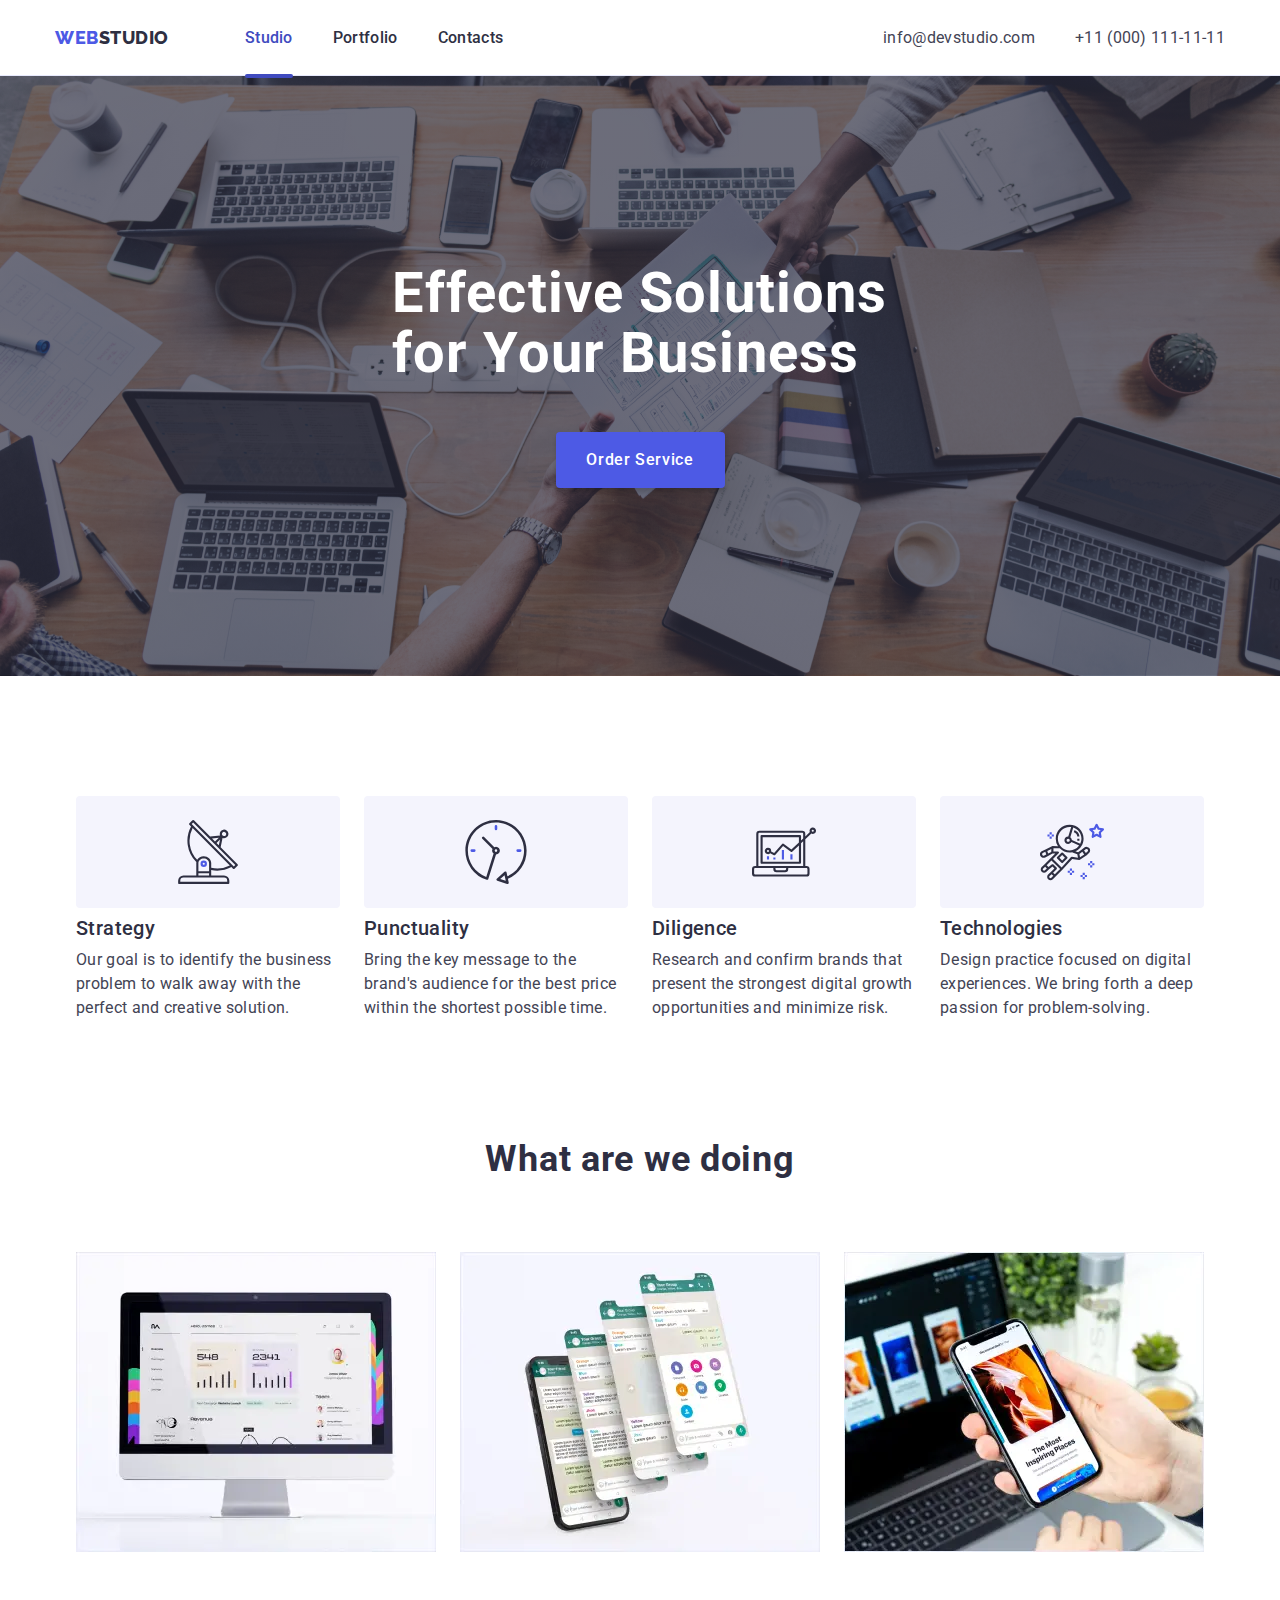
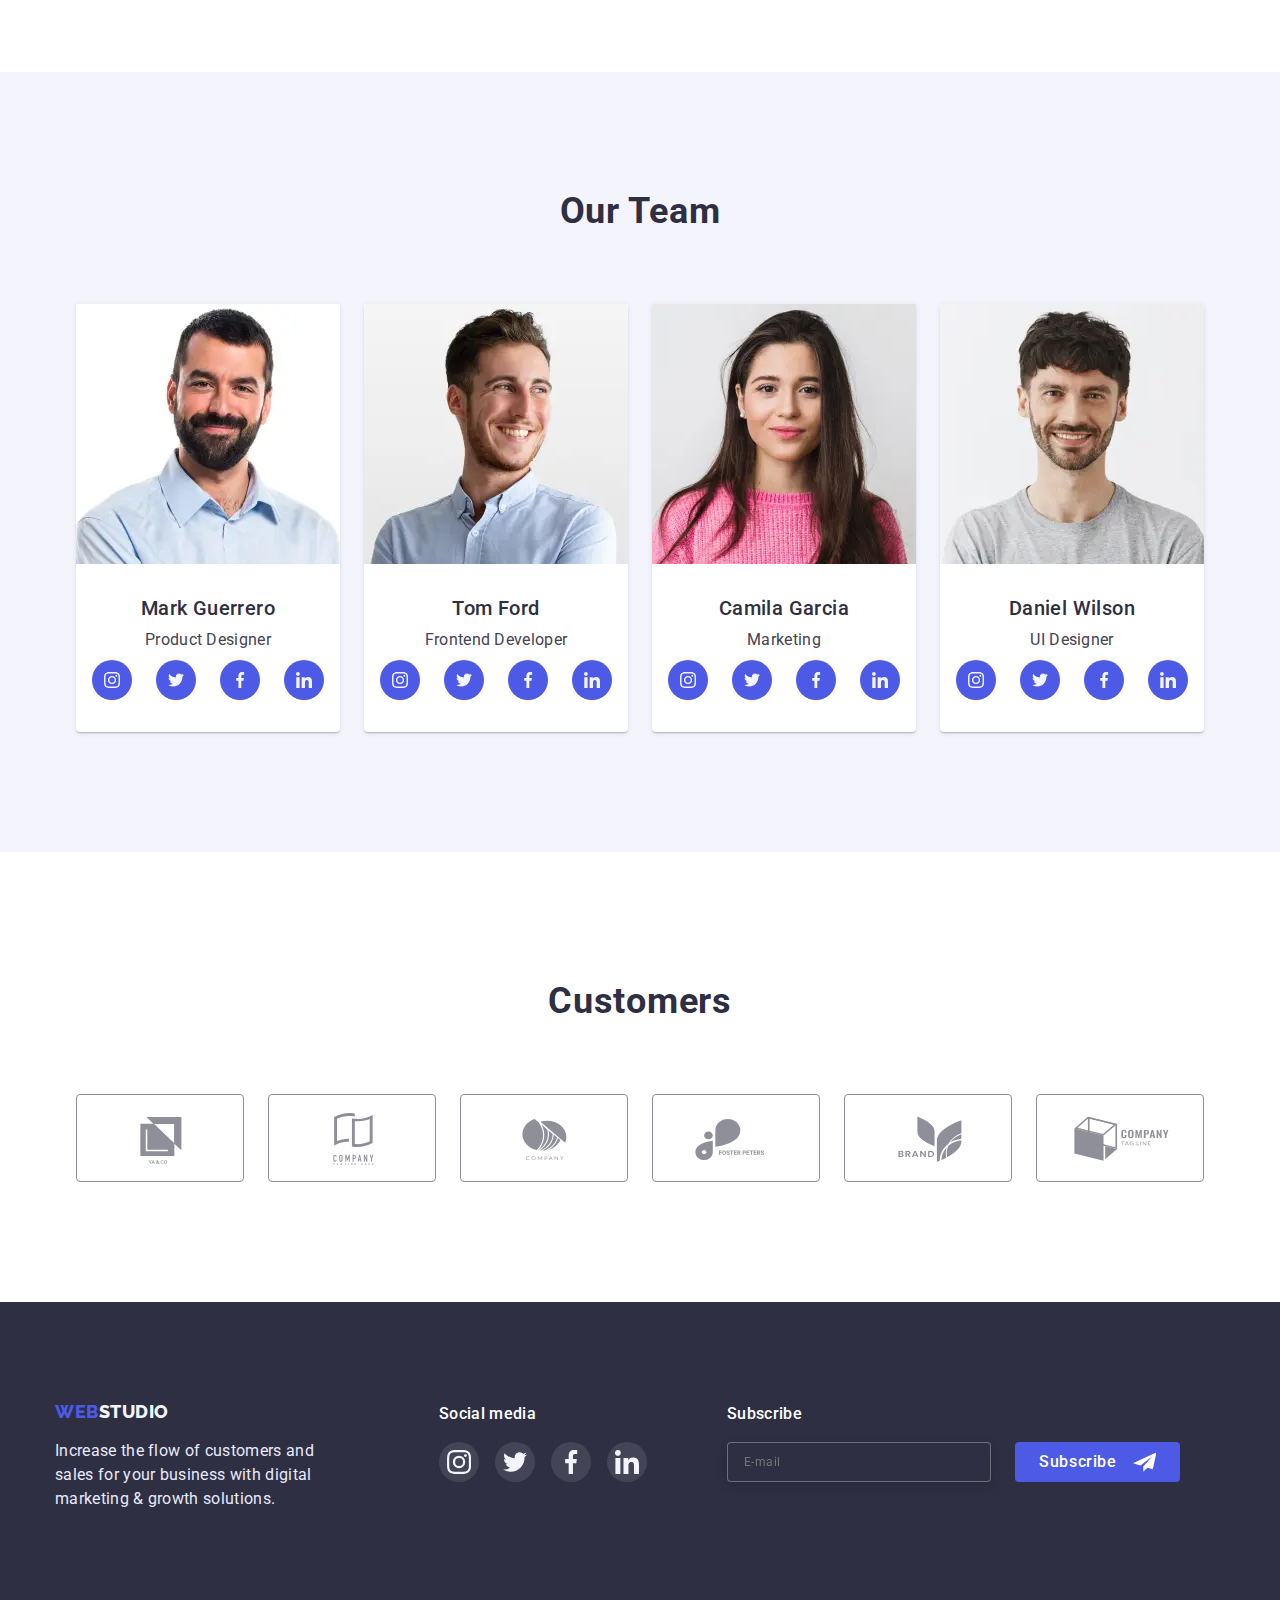
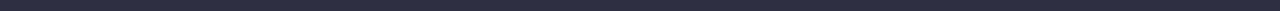
<file: index.html>
<!DOCTYPE html>
<html lang="en">
<head>
    <meta charset="UTF-8">
    <meta http-equiv="X-UA-Compatible" content="IE=edge">
    <meta name="viewport" content="width=device-width, initial-scale=1.0">
    <link rel="preconnect" href="https://fonts.googleapis.com">
    <link rel="preconnect" href="https://fonts.gstatic.com" crossorigin>
    <link href="https://fonts.googleapis.com/css2?family=Raleway:wght@800&family=Roboto:wght@400;500;700;900&display=swap" rel="stylesheet">
    <link rel="stylesheet" href="https://cdn.jsdelivr.net/npm/modern-normalize@1.1.0/modern-normalize.min.css">
    <link rel="stylesheet" href="./css/styles.css">
    <title>Web Studio</title>
</head>
<body class="body-style">
    <header class="page-header ">
        <div class="container page-header-container">
            <nav class="page-nav">
                <a class="logo-link" href="./index.html"><span class="accent">WEB</span>STUDIO</a>
                <ul class="menu list">
                    <li class="menu-header"><a class="menu-list active" href="./index.html">Studio</a></li>
                    <li class="menu-header"><a class="menu-list" href="./portfolio.html">Portfolio</a></li>
                    <li class="menu-header"><a class="menu-list" href="">Contacts</a></li>
                </ul>
            </nav>
            <address class="header-address">
                <ul class="list header-list tablet-header-list">
                    <li class="header-item"><a href="mailto:info@devstudio.com" class="link-mail-post">info@devstudio.com</a></li>
                    <li class="header-item"><a href="tel:+110001111111" class="phone-number">+11 (000) 111-11-11</a></li>
                </ul>
            </address>
            <button class="mobile-menu-open js-open-menu" type="button">
                <svg width="32" height="22">
                    <use href="./images/icons.svg#icon-charm_menu-hamburger"></use>
                </svg>
            </button>

        </div>
        <div class="mobile-menu js-menu-container">
            <div class="container">
                <div>
                    <button class="mobile-menu-close-btn js-close-menu">
                        <svg class="mobile-menu-close-icon" width="8" height="8">
                            <use href="./images/icons.svg#icon-close-black-18dp-2-1-2"></use>
                        </svg></button>
                    <nav class="mob-menu-navigation">
                        <ul class="mobile-menu-list list">
                            <li><a class="mobile-menu-link" href="./index.html">Studio</a></li>
                            <li><a class="mobile-menu-link" href="./portfolio.html">Portfolio</a></li>
                            <li><a class="mobile-menu-link" href="#">Contacts</a></li>
                        </ul>
                    </nav>
                </div>
                <div>
                    <address>
                        <ul class="address-list list">
                            <li><a class="phone-number-mobile" href="tel:+110001111111">+11 (000) 111-11-11</a></li>
                            <li><a class="link-mail-post-mobile" href="mailto:info@devstudio.com">info@devstudio.com</a></li>
                        </ul>
                    </address>
                    <ul class="soc-mobile list">
                        <li>
                            <a href="#" class="social-link">
                                <svg width="24" height="24">
                                    <use href="./images/icons.svg#icon-instagram-2"></use>
                                </svg>
                            </a>
                        </li>
                        <li>
                            <a href="#" class="social-link">
                                <svg width="24" height="24">
                                    <use href="./images/icons.svg#icon-twitter-1"></use>
                                </svg>
                            </a>
                        </li>
                        <li>
                            <a href="#" class="social-link">
                                <svg width="24" height="24">
                                    <use href="./images/icons.svg#icon-facebook-1"></use>
                                </svg>
                            </a>
                        </li>
                        <li>
                            <a href="#" class="social-link">
                                <svg width="24" height="24">
                                    <use href="./images/icons.svg#icon-linkedin-1"></use>
                                </svg>
                            </a>
                        </li>
                    </ul>
                </div>
            </div>
        </div>
    </header>
    <main>
        <section class="headline-box section">
            <div class="container headline-container">
                <h1 class="headline headline-tablet headline-desktop">Effective Solutions for Your Business</h1>
                <button class="headline-button" type="button" data-modal-open>Order Service</button>
            </div>
        </section>

        <section class="features-mobile features-tablet features">
            <div class="container">
                <h2 class="visually-hidden">Features</h2>
                <ul class="features-list  list">
                    <li class="features-icon">
                        <svg width="64" height="64">
                            <use href="./images/icons.svg#icon-antenna-1"></use>
                        </svg>
                    </li>
                    <li class="features-icon">
                        <svg width="64" height="64">
                            <use href="./images/icons.svg#icon-clock-1"></use>
                        </svg>
                    </li>
                    <li class="features-icon">
                        <svg width="64" height="64">
                            <use href="./images/icons.svg#icon-diagram-1"></use>
                        </svg>
                    </li>
                    <li class="features-icon">
                        <svg width="64" height="64">
                            <use href="./images/icons.svg#icon-astronaut-1"></use>
                        </svg>
                    </li>
                </ul>
                <ul class="features-list features-list-mobile features-list-tablet list">
                    <div class="features-div-tablet">
                        <li class="features-item features-item-tablet">
                            <h3 class="features-header features-header-mobile features-header-tablet">Strategy</h3>
                            <p class="features-text features-text-mobile features-text-tablet">Our goal is to identify the business problem to walk away with the perfect and creative solution. </p>
                        </li>
                        <li class="features-item features-item-tablet">
                            <h3 class="features-header features-header-mobile features-header-tablet">Punctuality</h3>
                            <p class="features-text features-text-mobile features-text-tablet">Bring the key message to the brand's audience for the best price within the shortest possible time.</p>
                        </li>
                    </div>
                    <div class="features-div-tablet">
                        <li class="features-item features-item-tablet">
                            <h3 class="features-header features-header-mobile features-header-tablet">Diligence</h3>
                            <p class="features-text features-text-mobile features-text-tablet">Research and confirm brands that present the strongest digital growth opportunities and minimize risk.</p>
                        </li>
                        <li class="features-item features-item-tablet">
                            <h3 class="features-header features-header-mobile features-header-tablet">Technologies</h3>
                            <p class="features-text features-text-mobile features-text-tablet">Design practice focused on digital experiences. We bring forth a deep passion for problem-solving.</p>
                        </li>
                    </div>
                </ul>
            </div>
        </section>
        <section class="our-work">
            <div class=" container">
                <h2 class="our-work-header">What are we doing</h2>
                <ul class="work-img list">
                    <li>
                        <picture>
                            <source srcset="./images/img1-1x.webp 1x, ./images/img1-2x.webp 2x" media="(min-width: 1200px)" type="image/webp" />
                            <source srcset="./images/img1-1x.jpg 1x, ./images/img1-2x.jpg 2x" media="(min-width: 1200px)" />
                            <img src="./images/img1.jpg" alt="computer" width="360" />
                        </picture>
                    </li>
                    <li>
                        <picture>
                            <source srcset="./images/img2-1x.webp 1x, ./images/img2-2x.webp 2x" media="(min-width: 1200px)" type="image/webp" />
                            <source srcset="./images/img2-1x.jpg 1x, ./images/img2-2x.jpg 2x" media="(min-width: 1200px)" />
                            <img src="./images/img2.jpg" alt="telephone" width="360" />
                        </picture>
                    </li>
                    <li>
                        <picture>
                            <source srcset="./images/img3-1x.webp 1x, ./images/img3-2x.webp 2x" media="(min-width: 1200px)" type="image/webp" />
                            <source srcset="./images/img3-1x.jpg 1x, ./images/img3-2x.jpg 2x" media="(min-width: 1200px)" />
                            <img src="./images/img3.jpg" alt="notebook" width="360" />
                        </picture>
                    </li>
                </ul>
            </div>
        </section>

        <section class="team-list">
            <div class="container">
                <h2 class="team-header">Our Team</h2>
                <div class="cont-team">
                    <ul class="team list">
                        <li class="borders-text">
                            <picture>
                                <source srcset="./images/d-team1-1x.webp 1x, ./images/d-team1-2x.webp 2x" media="(min-width: 1200px)" type="image/webp" />
                                <source srcset="./images/d-team1-1x.jpg 1x, ./images/d-team1-2x.jpg 2x" media="(min-width: 1200px)" />
                                <img src="./images/img4.jpg" alt="Mark" width="264" />
                            </picture>
                            <div class="card-text">
                                <h3 class="team-name">Mark Guerrero</h3>
                                <p class="speciality">Product Designer</p>
                                <ul class="card list">
                                    <li>
                                        <a href="#" class="card-link">
                                            <svg width="16" height="16">
                                                <use href="./images/icons.svg#icon-instagram-2"></use>
                                            </svg>
                                        </a>
                                    </li>
                                    <li>
                                        <a href="#" class="card-link">
                                            <svg width="16" height="16">
                                                <use href="./images/icons.svg#icon-twitter-1"></use>
                                            </svg>
                                        </a>
                                    </li>
                                    <li>
                                        <a href="#" class="card-link">
                                            <svg width="16" height="16">
                                                <use href="./images/icons.svg#icon-facebook-1"></use>
                                            </svg>
                                        </a>
                                    </li>
                                    <li>
                                        <a href="#" class="card-link">
                                            <svg width="16" height="16">
                                                <use href="./images/icons.svg#icon-linkedin-1"></use>
                                            </svg>
                                        </a>
                                    </li>
                                </ul>
                            </div>
                        </li>
                        <li class="borders-text">
                            <picture>
                                <source srcset="./images/d-team2-1x.webp 1x, ./images/d-team2-2x.webp 2x" media="(min-width: 1200px)" type="image/webp" />
                                <source srcset="./images/d-team2-1x.jpg 1x, ./images/d-team2-2x.jpg 2x" media="(min-width: 1200px)" />
                                <img src="./images/img5.jpg" alt="Tom" width="264" />
                            </picture>
                            <div class="card-text">
                                <h3 class="team-name">Tom Ford</h3>
                                <p class="speciality">Frontend Developer</p>
                                <ul class="card list">
                                    <li>
                                        <a href="#" class="card-link">
                                            <svg width="16" height="16">
                                                <use href="./images/icons.svg#icon-instagram-2"></use>
                                            </svg>
                                        </a>
                                    </li>
                                    <li>
                                        <a href="#" class="card-link">
                                            <svg width="16" height="16">
                                                <use href="./images/icons.svg#icon-twitter-1"></use>
                                            </svg>
                                        </a>
                                    </li>
                                    <li>
                                        <a href="#" class="card-link">
                                            <svg width="16" height="16">
                                                <use href="./images/icons.svg#icon-facebook-1"></use>
                                            </svg>
                                        </a>
                                    </li>
                                    <li>
                                        <a href="#" class="card-link">
                                            <svg width="16" height="16">
                                                <use href="./images/icons.svg#icon-linkedin-1"></use>
                                            </svg>
                                        </a>
                                    </li>
                                </ul>
                            </div>
                        </li>
                    </ul>
                    <ul class="team list">
                        <li class="borders-text">
                            <picture>
                                <source srcset="./images/d-team3-1x.webp 1x, ./images/d-team3-2x.webp 2x" media="(min-width: 1200px)" type="image/webp" />
                                <source srcset="./images/d-team3-1x.jpg 1x, ./images/d-team3-2x.jpg 2x" media="(min-width: 1200px)" />
                                <img src="./images/img6.jpg" alt="Camila" width="264" />
                            </picture>
                            <div class="card-text">
                                <h3 class="team-name">Camila Garcia</h3>
                                <p class="speciality">Marketing</p>
                                <ul class="card list">
                                    <li>
                                        <a href="#" class="card-link">
                                            <svg width="16" height="16">
                                                <use href="./images/icons.svg#icon-instagram-2"></use>
                                            </svg>
                                        </a>
                                    </li>
                                    <li>
                                        <a href="#" class="card-link">
                                            <svg width="16" height="16">
                                                <use href="./images/icons.svg#icon-twitter-1"></use>
                                            </svg>
                                        </a>
                                    </li>
                                    <li>
                                        <a href="#" class="card-link">
                                            <svg width="16" height="16">
                                                <use href="./images/icons.svg#icon-facebook-1"></use>
                                            </svg>
                                        </a>
                                    </li>
                                    <li>
                                        <a href="#" class="card-link">
                                            <svg width="16" height="16">
                                                <use href="./images/icons.svg#icon-linkedin-1"></use>
                                            </svg>
                                        </a>
                                    </li>
                                </ul>
                            </div>
                        </li>
                        <li class="borders-text">
                            <picture>
                                <source srcset="./images/d-team4-1x.webp 1x, ./images/d-team4-2x.webp 2x" media="(min-width: 1200px)" type="image/webp" />
                                <source srcset="./images/d-team4-1x.jpg 1x, ./images/d-team4-2x.jpg 2x" media="(min-width: 1200px)" />
                                <img src="./images/img7.jpg" alt="Daniel" width="264" />
                            </picture>
                            <div class="card-text">
                                <h3 class="team-name">Daniel Wilson</h3>
                                <p class="speciality">UI Designer</p>
                                <ul class="card list">
                                    <li>
                                        <a href="#" class="card-link">
                                            <svg width="16" height="16">
                                                <use href="./images/icons.svg#icon-instagram-2"></use>
                                            </svg>
                                        </a>
                                    </li>
                                    <li>
                                        <a href="#" class="card-link">
                                            <svg width="16" height="16">
                                                <use href="./images/icons.svg#icon-twitter-1"></use>
                                            </svg>
                                        </a>
                                    </li>
                                    <li>
                                        <a href="#" class="card-link">
                                            <svg width="16" height="16">
                                                <use href="./images/icons.svg#icon-facebook-1"></use>
                                            </svg></a></li>
                                    <li>
                                        <a href="#" class="card-link">
                                            <svg width="16" height="16">
                                                <use href="./images/icons.svg#icon-linkedin-1"></use>
                                            </svg>
                                        </a>
                                    </li>
                                </ul>
                            </div>
                        </li>
                    </ul>
                </div>
            </div>
        </section>
        <section class="customers">
            <div class="container">
                <h2 class="customers-header">Customers</h2>
                <ul class="customers-list list">
                    <li>
                        <a href="#" class="customers-link">
                            <svg class="svg" width="104" height="56">
                                <use href="./images/icons.svg#icon-Logo"></use>
                            </svg>
                        </a>
                    </li>
                    <li>
                        <a href="#" class="customers-link">
                            <svg class="svg" width="104" height="56">
                                <use href="./images/icons.svg#icon-Logo-2"></use>
                            </svg>
                        </a>
                    </li>
                    <li>
                        <a href="#" class="customers-link">
                            <svg class="svg" width="104" height="56">
                                <use href="./images/icons.svg#icon-Logo-3"></use>
                            </svg>
                        </a>
                    </li>
                    <li>
                        <a href="#" class="customers-link">
                            <svg class="svg" width="104" height="56">
                                <use href="./images/icons.svg#icon-Logo-4"></use>
                            </svg>
                        </a>
                    </li>
                    <li>
                        <a href="#" class="customers-link">
                            <svg class="svg" width="104" height="56">
                                <use href="./images/icons.svg#icon-Logo-5"></use>
                            </svg>
                        </a>
                    </li>
                    <li>
                        <a href="#" class="customers-link">
                            <svg class="svg" width="104" height="56">
                                <use href="./images/icons.svg#icon-Logo-6"></use>
                            </svg>
                        </a>
                    </li>
                </ul>
            </div>
        </section>
    </main>
    <footer class="style-footer">
        <div class="container footer-container">
            <div class="tablet-cont">
                <div class="footer-logo">
                    <a class="logotype" href="./index.html"><span class="accent">WEB</span>STUDIO</a>
                    <p class="footer-text">Increase the flow of customers and sales for your business with digital marketing & growth solutions.</p>
                </div>
                <div class="social-media">
                    <p class="soc-header">Social media</p>
                    <ul class="social-list list">
                        <li>
                            <a href="#" class="social-list-item-link">
                                <svg width="24" height="24">
                                    <use href="./images/icons.svg#icon-instagram-2"></use>
                                </svg>
                            </a>
                        </li>
                        <li>
                            <a href="#" class="social-list-item-link">
                                <svg width="24" height="24">
                                    <use href="./images/icons.svg#icon-twitter-1"></use>
                                </svg>
                            </a>
                        </li>
                        <li>
                            <a href="#" class="social-list-item-link">
                                <svg width="24" height="24">
                                    <use href="./images/icons.svg#icon-facebook-1"></use>
                                </svg>
                            </a>
                        </li>
                        <li>
                            <a href="#" class="social-list-item-link">
                                <svg width="24" height="24">
                                    <use href="./images/icons.svg#icon-linkedin-1"></use>
                                </svg>
                            </a>
                        </li>
                    </ul>
                </div>
            </div>
            <div class="subscribe-cont">
                <p class="subscribe">Subscribe</p>
                <form class="subscribe-form">
                    <label for="subscribe-form">
                        <input type="text" id="subscribe-form" name="subscribe-input" class="footer-input" placeholder="E-mail" /></label>
                    <button type="submit" class="subscribe-btn">Subscribe
                        <svg width="24" height="24">
                            <use href="./images/icons.svg#icon-icon-send"></use>
                        </svg>
                    </button>
                </form>
            </div>
        </div>
    </footer>
    <div class="backdrop is-hidden " data-modal>
        <div class="modal modal-mobile modal-tablet">
            <button class="modal-btn " data-modal-close type="button">
                <svg width="8" height="8">
                    <use href="./images/icons.svg#icon-close-black-18dp-2-1-2"></use>
                </svg>
            </button>
            <p class="modal-title">Leave your contacts and we will call you back</p>
            <form class="modal-form">
                <label for="name-label" class="name-label">
                    <span class="modal-form-input-desc">Name</span>
                    <span class="modal-form-input-wrapper">
                        <input type="text" name="user-name" id="name-label" class="modal-input" pattern="[a-z A-Z А-Я а-я]+" minlength="2" />
                        <svg width="18px" height="24" class="modal-form-icon">
                            <use href="./images/icons.svg#icon-person-black-18dp-1"></use>
                        </svg>
                    </span>
                </label>
                <label for="phone-user" class="name-label">
                    <span class="modal-form-input-desc">Phone</span>
                    <span class="modal-form-input-wrapper">
                        <input type="tel" name="user-phone" class="modal-input" id="phone-user" pattern="[0-9]{3}-[0-9]{3}-[0-9]{2}-[0-9]{2}" title="xxx-xxx-xx-xx" />
                            <svg width="18" height="24" class="modal-form-icon">
                                <use href="./images/icons.svg#icon-phone-black-18dp-1"></use>
                            </svg>
                        </span>
                    </label>
                <label for="email-user" class="name-label">
                    <span class="modal-form-input-desc">Email</span>
                    <span class="modal-form-input-wrapper">
                        <input type="text" id="email-user" name="user-email" class="modal-input" />
                            <svg class="modal-form-icon" width="18" height="24">
                                <use href="./images/icons.svg#icon-email-black-18dp-1"></use>
                            </svg>
                        </span>
                    </label>
                <label for="comment-user" class="name-label">
                    <span class="modal-form-input-desc">Comment</span>
                    <textarea name="user-message" placeholder="Text input" id="comment-user" class="comment-message"></textarea>
                </label>
                <input type="checkbox" name="user-comment" id="user-feedback" class="chekbox visually-hidden" />
                <label for="user-feedback" class="modal-form-check">I accept the terms and conditions of the&nbsp;
                    <a href="#">Privacy Policy</a>
                </label>
                <button type="submit" class="modal-form-submit">Send</button>
            </form>
        </div>
    </div>
    <script src="./js/modal.js"></script>
    <script src="./js/mobile-menu.js"></script>
</body>
</html>
</file>
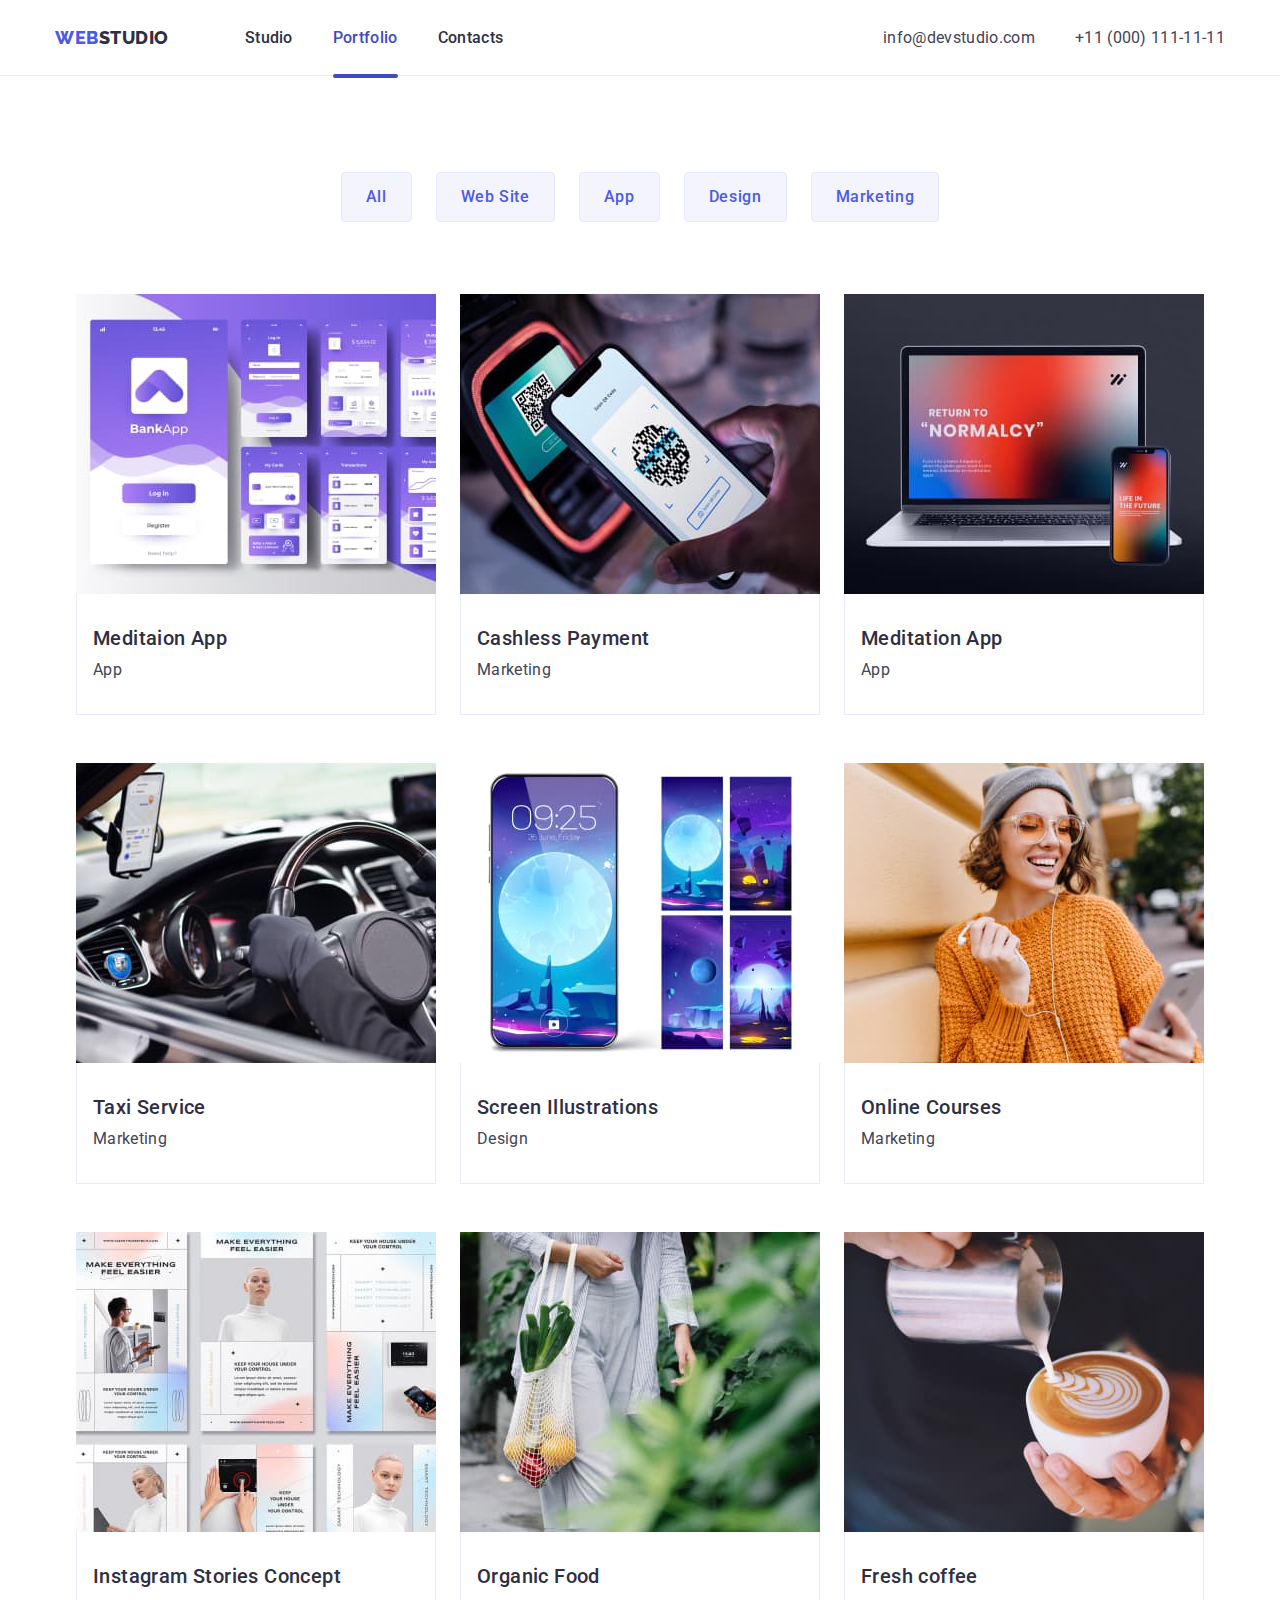
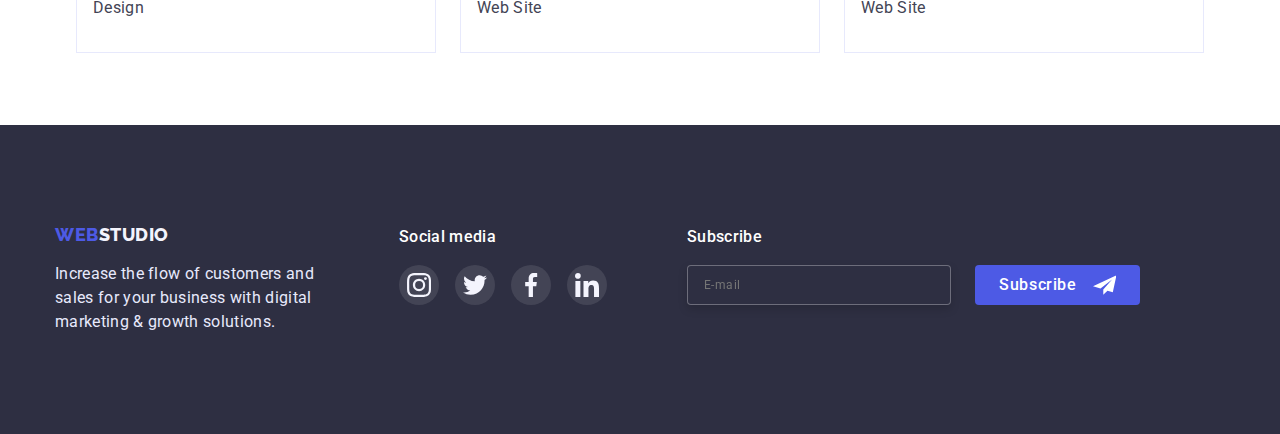
<file: portfolio.html>
<!DOCTYPE html>
<html lang="en">
<head>
    <meta charset="UTF-8">
    <meta http-equiv="X-UA-Compatible" content="IE=edge">
    <meta name="viewport" content="width=device-width, initial-scale=1.0">
    <link rel="preconnect" href="https://fonts.googleapis.com">
    <link rel="preconnect" href="https://fonts.gstatic.com" crossorigin>
    <link href="https://fonts.googleapis.com/css2?family=Open+Sans:wght@600&family=Raleway:wght@800&family=Roboto+Mono:wght@600&family=Roboto:wght@400;500;700&display=swap" rel="stylesheet">
    <link rel="stylesheet" href="https://cdn.jsdelivr.net/npm/modern-normalize@1.1.0/modern-normalize.min.css">
    <link rel="stylesheet" href="./css/styles.css">
    <title>Portfolio</title>
</head>
<body class="body-style">
    <header class="page-header">
        <div class="container page-header-container">
            <nav class="page-nav">
                <a class="logo-link" href="./index.html"><span class="accent">WEB</span>STUDIO</a>
                <ul class="menu list ">
                    <li class="menu-header list"><a class="menu-list" href="./index.html">Studio</a></li>
                    <li class="menu-header list"><a class="menu-list active" href="./portfolio.html">Portfolio</a></li>
                    <li class="menu-header list"><a class="menu-list" href="">Contacts</a></li>
                </ul>
            </nav>
            <address>
                <ul class="list header-list">
                    <li><a class="link-mail-post" href="mailto:info@devstudio.com">info@devstudio.com</a></li>
                    <li><a class="phone-number" href="tel:+110001111111">+11 (000) 111-11-11</a></li>
                </ul>
            </address>
        </div>
    </header>
    <main>
        <section class="buttons">
            <div class="container">
                <h1 class="visually-hidden">Menu</h1>
                <ul class="buttons-list list">
                    <li><button class="buttons-item" type="button">All</button></li>
                    <li><button class="buttons-item" type="button">Web Site</button></li>
                    <li><button class="buttons-item" type="button">App</button></li>
                    <li><button class="buttons-item" type="button">Design</button></li>
                    <li><button class="buttons-item" type="button">Marketing</button></li>
                </ul>
                <h2 class="visually-hidden">Service</h2>
                <ul class="images list">
                    <li class="service-card">
                        <a class="service" href="#">
                            <div class="overlay-img">
                                <img src="./images/img8.jpg" alt="app" width="360">
                                <p class="overlay">14 Stylish and User-Friendly App Design Concepts · Task Manager App · Calorie Tracker App · Exotic Fruit Ecommerce App · Cloud Storage App</p>
                            </div>
                            <div class="borders-card">
                                <h3 class="image-name">Meditaion App</h3>
                                <p class="img-text">App</p>
                            </div>
                        </a>
                    </li>
                    <li class="service-card">
                        <a class="service" href="#">
                            <div class="overlay-img">
                                <img src="./images/img9.jpg" alt="payment" width="360">
                                <p class="overlay">14 Stylish and User-Friendly App Design Concepts · Task Manager App · Calorie Tracker App · Exotic Fruit Ecommerce App · Cloud Storage App</p>
                            </div>
                            <div class="borders-card">
                                <h3 class="image-name">Cashless Payment</h3>
                                <p class="img-text">Marketing</p>
                            </div>
                        </a>
                    </li>
                    <li class="service-card">
                        <a class="service" href="#">
                            <div class="overlay-img">
                                <img src="./images/img10.jpg" alt="meditation" width="360">
                                <p class="overlay">14 Stylish and User-Friendly App Design Concepts · Task Manager App · Calorie Tracker App · Exotic Fruit Ecommerce App · Cloud Storage App</p>
                            </div>
                            <div class="borders-card">
                                <h3 class="image-name">Meditation App</h3>
                                <p class="img-text">App</p>
                            </div>
                        </a>
                    </li>
                    <li class="service-card">
                        <a class="service" href="#">
                            <div class="overlay-img">
                                <img src="./images/img11.jpg" alt="taxi" width="360">
                                <p class="overlay">14 Stylish and User-Friendly App Design Concepts · Task Manager App · Calorie Tracker App · Exotic Fruit Ecommerce App · Cloud Storage App</p>
                            </div>
                            <div class="borders-card">
                                <h3 class="image-name">Taxi Service</h3>
                                <p class="img-text">Marketing</p>
                            </div>
                        </a>
                    </li>
                    <li class="service-card">
                        <a class="service" href="#">
                            <div class="overlay-img">
                                <img src="./images/img12.jpg" alt="illustrations" width="360">
                                <p class="overlay">14 Stylish and User-Friendly App Design Concepts · Task Manager App · Calorie Tracker App · Exotic Fruit Ecommerce App · Cloud Storage App</p>
                            </div>
                            <div class="borders-card">
                                <h3 class="image-name">Screen Illustrations</h3>
                                <p class="img-text">Design</p>
                            </div>
                        </a>
                    </li>
                    <li class="service-card">
                        <a class="service" href="#">
                            <div class="overlay-img">
                                <img src="./images/img13.jpg" alt="courses" width="360">
                                <p class="overlay">14 Stylish and User-Friendly App Design Concepts · Task Manager App · Calorie Tracker App · Exotic Fruit Ecommerce App · Cloud Storage App</p>
                            </div>
                            <div class="borders-card">
                                <h3 class="image-name">Online Courses</h3>
                                <p class="img-text">Marketing</p>
                            </div>
                        </a>
                    </li>
                    <li class="service-card">
                        <a class="service" href="#">
                            <div class="overlay-img">
                                <img src="./images/img14.jpg" alt="instagram" width="360">
                                <p class="overlay">14 Stylish and User-Friendly App Design Concepts · Task Manager App · Calorie Tracker App · Exotic Fruit Ecommerce App · Cloud Storage App</p>
                            </div>
                            <div class="borders-card">
                                <h3 class="image-name">Instagram Stories Concept</h3>
                                <p class="img-text">Design</p>
                            </div>
                        </a>
                    </li>
                    <li class="service-card">
                        <a class="service" href="#">
                            <div class="overlay-img">
                                <img src="./images/img15.jpg" alt="food" width="360">
                                <p class="overlay">14 Stylish and User-Friendly App Design Concepts · Task Manager App · Calorie Tracker App · Exotic Fruit Ecommerce App · Cloud Storage App</p>
                            </div>
                            <div class="borders-card">
                                <h3 class="image-name">Organic Food</h3>
                                <p class="img-text">Web Site</p>
                            </div>
                        </a>
                    </li>
                    <li class="service-card">
                        <a class="service" href="#">
                            <div class="overlay-img">
                                <img src="./images/img16.jpg" alt="coffee" width="360">
                                <p class="overlay">14 Stylish and User-Friendly App Design Concepts · Task Manager App · Calorie Tracker App · Exotic Fruit Ecommerce App · Cloud Storage App</p>
                            </div>
                            <div class="borders-card">
                                <h3 class="image-name">Fresh coffee</h3>
                                <p class="img-text">Web Site</p>
                            </div>
                        </a>
                    </li>
                </ul>
            </div>
        </section>
    </main>
    <footer class="style-footer">
        <div class="container  footer-container">
            <div class="footer-logo">
                <a class="logotype" href="./index.html"><span class="accent">WEB</span>STUDIO</a>
                <p class="footer-text">Increase the flow of customers and sales for your business with digital marketing & growth solutions.</p>
            </div>
            <div class="social-media">
                <p class="soc-header">Social media</p>
                <ul class="social-list list">
                    <li>
                        <a href="#" class="social-list-item-link">
                            <svg width="24" height="24">
                                <use href="./images/icons.svg#icon-instagram-2"></use>
                            </svg>
                        </a>
                    </li>
                    <li>
                        <a href="#" class="social-list-item-link">
                            <svg width="24" height="24">
                                <use href="./images/icons.svg#icon-twitter-1"></use>
                            </svg>
                        </a>
                    </li>
                    <li>
                        <a href="#" class="social-list-item-link">
                            <svg width="24" height="24">
                                <use href="./images/icons.svg#icon-facebook-1"></use>
                            </svg>
                        </a>
                    </li>
                    <li>
                        <a href="#" class="social-list-item-link">
                            <svg width="24" height="24">
                                <use href="./images/icons.svg#icon-linkedin-1"></use>
                            </svg>
                        </a>
                    </li>
                </ul>
            </div>
            <div class="subscribe-cont">
                <p class="subscribe">Subscribe</p>
                <form class="subscribe-form">
                    <label for="subscribe-input">
                        <input type="text" id="subscribe-input" name="subscribe-input" class="footer-input" placeholder="E-mail" />
                    </label>
                    <button type="submit" class="subscribe-btn">Subscribe
                        <svg width="24" height="24">
                            <use href="./images/icons.svg#icon-icon-send"></use>
                        </svg>
                    </button>
                </form>
            </div>
        </div>
    </footer>
</body>
</html>
</file>
<file: css/styles.css>
:root {
    --navy-blue-color: #2E2F42;
    --body-background-color:  #FFFFFF;
    --cornflower-color:  #E7E9FC;   
    --slate-color: #434455;
    --iris-color: #4D5AE5;
    --cloud-color:  #F4F4FD;
    --ocean-color: #404BBF;
    --light-slate: #8E8F99;
    --green-color: #31d0aa;
    --white-color: #fcfcfc;
    --background-gradient: linear-gradient(rgba(46, 47, 66, 0.7), rgba(46, 47, 66, 0.7) 100%);
}

h1,
h2,
h3,
p
{
    margin-top: 0;
    margin-bottom: 0;
}
ul
{
    margin-top: 0;
    margin-bottom: 0;
    padding-left: 0;
}
img
{
    display: block;
    max-width: 100%;
    height: auto;
}
address
{
    font-style: normal;   
}
button
{
    cursor: pointer;
}
body
{
    font-family: 'Roboto', sans-serif;
    background-color: var(--body-background-color);
    color: var(--navy-blue-color);
    font-size: 16px;
}
.container
{
    position: relative;  
}
 
.visually-hidden 
{
    position: absolute;
    width: 1px;
    height: 1px;
    margin: -1px;
    border: 0;
    padding: 0;
    white-space: nowrap;
    clip-path: inset(100%);
    clip: rect(0 0 0 0);
    overflow: hidden;
}
  
.headline-box 
{
    margin: 0 auto;
    background-color: var(--navy-blue-color);
    background-image: var(--background-gradient), url(../images/m-sol-1x.jpg);
    background-repeat: no-repeat;
    background-position: center;
    background-size: cover;
    
}
@media screen and (min-device-pixel-ratio: 2) and (max-width: 768px),
screen and (min-resolution: 192dpi) and (max-width:767px),
screen and (min-resolution: 2dppx) and (max-width:767px) 
{
    .headline-box 
    {
        background-image: var(--background-gradient), url(../images/m-sol-2x.jpg);
    }
}
 
.headline-button 
{
    display: block;
    font-family: inherit;
    font-weight: 500;
    font-size: 16px;
    line-height: 1.5;
    letter-spacing: 0.04em;
    background-color:  var(--iris-color);
    color: var(--body-background-color);
    border-radius: 4px;
    border: 0;
    margin: 0 auto;
    width: 169px;
    height: 56px;
    box-shadow: 0px 4px 4px rgba(0, 0, 0, 0.15);
    transition-property background;
    transition-duration: 250ms;
    transition-timing-function: cubic-bezier(0.4, 0, 0.2, 1); 
}
.headline-button:hover,
.headline-button:focus 
{
    background-color: var(--ocean-color);
    cursor: pointer;
}
  
.list 
{
    padding-top: 0;
}
.logo-link
{
    font-family: 'Raleway',sans-serif;
    font-weight: 800;
    font-size: 18px;
    line-height: 1.5;
    letter-spacing: 0.03em;
    color: var(--navy-blue-color);
    text-decoration: none;
    margin-right: 76px;
    padding-top: 24px;
    padding-bottom: 24px;
}
.accent
{
    color: var(--iris-color);
}
.menu
{
    display: flex;
    align-items: center;
}
.menu-list
{
    font-weight: 500;
    font-size: 16px;
    line-height: 1.5;
    letter-spacing: 0.02em;
    color: var(--navy-blue-color);
    text-decoration: none;
    transition-property: color;
    transition-duration: 250ms;
    transition-timing-function: cubic-bezier(0.4, 0, 0.2, 1);  
}
.menu-header:not(:last-child)
{
    margin-right: 40px;
}
.menu-list:is(:hover,:focus)
{
    color:  var(--ocean-color);  
}  
.list
{ 
    list-style: none;
}
.link-mail-post:is(:hover,:focus)
{
    color:  var(--ocean-color);
}
.link-mail-post
{ 
    font-size: 16px;
    line-height: 1.5;
    letter-spacing: 0.02em;
    color: var(--slate-color);
    text-decoration: none;
    transition-duration: 250ms;
    transition-timing-function: cubic-bezier(0.4, 0, 0.2, 1); 
    transition-property: color;
}
  
.phone-number:is(:hover,:focus)
{
    color:  var(--ocean-color);
}
.phone-number
{  
    font-size: 16px;
    line-height: 1.5;
    letter-spacing: 0.02em;
    color: var(--slate-color);
    text-decoration: none;
    transition-duration: 250ms;
    transition-timing-function: cubic-bezier(0.4, 0, 0.2, 1); 
    transition-property: color;  
}
.page-header-container
{
    display: flex;
    align-items: center;
    justify-content: space-between;
}
.page-header
{
    border-bottom: 1px solid var(--cornflower-color);
}
.page-nav
{
    display: flex;
    margin-right: auto;
}
  
.active
{
    position: relative;
    display: block;
    color: var(--ocean-color);
}
.active::after
{
    position: absolute;
    content: "";
    display:block;
    bottom: -28px;
    width: 100%;
    height: 4px;
    border-radius: 2px;
    background-color: var(--ocean-color);
    left: 0;
}
.modal
{
    position: absolute;
    min-height: 576px;
    width: 408px;
    top: 50%;
    left: 50%;
    transform: translate(-50%, -50%);
    background-color: var(--white-color);
    box-shadow: 0px 1px 1px rgba(0, 0, 0, 0.14), 0px 1px 3px rgba(0, 0, 0, 0.12), 0px 2px 1px rgba(0, 0, 0, 0.2);
    border-radius: 4px;
    padding: 24px;
}

.backdrop.is-hidden
{
    opacity: 0;
    pointer-events: none;
    visibility: hidden;
}
.backdrop
{
    position: fixed;
    z-index: 100;
    top: 0;
    left: 0;
    width: 100%;
    height: 100%;
    background-color: rgba(46, 47, 66, 0.4);
    transition-property: opacity,visibility;
    transition-duration: 250ms;
    transition-timing-function: cubic-bezier(0.4, 0, 0.2, 1); 
}
.modal-btn
{
    position: absolute;
    background: var(--cornflower-color);
    border: 1px solid rgba(0, 0, 0, 0.1);
    display: flex;
    align-items: center;
    justify-content: center;
    padding: 0;
    width: 24px;
    height: 24px;
    top: 24px;
    right: 24px;
    padding: 0;
    border-radius: 50%;
    cursor: pointer;
    transition-property background: fill ;
    transition-duration: 250ms;
    transition-timing-function: cubic-bezier(0.4, 0, 0.2, 1); 
}

.modal-btn:is(:hover,:focus)
{
    background: var(--ocean-color);
    fill: var(--body-background-color);
}
.modal-title
{
    font-weight: 500;
    font-size: 16px;
    line-height: 1.5;
    text-align: center;
    letter-spacing: 0.02em;
    color: var(--navy-blue-color);
    margin-top:48px;
    margin-bottom: 8px;
}
.name-label
{
    margin-top: 8px;  
}
.comment-message
{
    font-weight: 400;
    font-size: 12px;
    line-height: 1.16;
    letter-spacing: 0.01em;
}
.comment-message::placeholder
{
    color: rgba(117, 117, 117, 0.5);
}
.modal-form-check
{
    font-size: 12px;
    line-height: 1.16;
    letter-spacing: 0.04em;
    color: #757575;
    
}
.modal-form-input-wrapper
{
    position: relative;
    display: block;
}
.modal-form-icon
{
    display: block;
    position: absolute;
    top: 50%;
    left: 16px;
    transform: translate(0, -50%);
    transition-property: fill;
    transition-duration: 250ms;
    transition-timing-function: cubic-bezier(0.4, 0, 0.2, 1); 
}
.modal-form
{
    display: flex;
    flex-direction: column;
}
.modal-input
{
    background-color: transparent;
    border-radius: 4px;
    width: 100%;
    height: 40px;
    border: 1px solid rgba(33, 33, 33, 0.2);
    padding-left: 38px;
    font-weight: 400;
    font-size: 12px;
    line-height: 1.16;
    letter-spacing: 0.01em;
    transition-property: border-color;
    transition-duration: 250ms;
    transition-timing-function: cubic-bezier(0.4, 0, 0.2, 1); 
}
.modal-form-check
{
    display: flex;
    align-items: center;
    font-weight: 400;
    font-size: 12px;
    line-height: 1.16;
}
.modal-form-check::before
{
    width: 16px;
    height: 16px;
    border: 1.25px solid var(--navy-blue-color);
    border-radius: 2px;
    display: block;
    content: '';
    cursor: pointer;
    margin-right: 8px;
    background: var(--body-background-color);
}
.modal-form-check
{
    font-size: 12px;
    line-height: 1.16;
    letter-spacing: 0.04em;
    color: #757575;
    margin-bottom: 24px;
}

.chekbox:focus+.modal-form-check::before
{
    background:var(--ocean-color);
    border: 1.25px solid var(--ocean-color);
    border-radius: 2px;
}
.chekbox:checked+.modal-form-check::before
{
    background-image: url(../images/Property/1=click.svg);
    background-size: cover;
    background-position: center ;
    background-repeat: no-repeat;
    background-color: var(--ocean-color);
    border: 1.25px solid var(--ocean-color);
}
.modal-form-submit
{
    min-width: 169px;
    height: 56px;
    padding: 16px 32px;
    align-self: center;
    background:var(--iris-color);
    box-shadow: 0px 4px 4px rgba(0, 0, 0, 0.15);
    border-radius: 4px;
    font-weight: 500;
    font-size: 16px;
    line-height: 1.5;
    text-align: center;
    letter-spacing: 0.04em;
    color:var(--body-background-color);
    border: none;
    transition-property background;
    transition-duration: 250ms;
    transition-timing-function: cubic-bezier(0.4, 0, 0.2, 1);
}
.modal-form-submit:is(:hover,:focus)
{
    background:var(--ocean-color);
}
.modal-input:focus
{
    outline: none;
    border-color:var(--iris-color);
}
.modal-input:focus+.modal-form-icon
{
    fill: var(--iris-color);
}
.modal-form-input-desc
{
    display: block;
    font-weight: 400;
    font-size: 12px;
    line-height: 1.16;
    letter-spacing: 0.01em;
    color:var(--light-slate);
    margin-bottom: 4px;
}
.comment-message
{
    width: 100%;
    height: 120px;
    border: 1px solid rgba(33, 33, 33, 0.2);
    border-radius: 4px;
    margin-bottom: 16px;
    padding: 8px 16px;
    resize: none;
    transition-property: border-color ;
    transition-duration: 250ms;
    transition-timing-function: cubic-bezier(0.4, 0, 0.2, 1);
}
.comment-message:focus
{
    outline: none;
    border-color: var(--iris-color);
}
.team-list
{
    background: var(--cloud-color);
    padding-bottom: 96px;
    padding-top: 96px;
    text-align: center;
}
.card-text
{
    padding-top: 32px;
    padding-bottom: 32px;   
}
.team-header
{
    font-weight:700;
    font-size: 36px;
    line-height: 1.11;
    letter-spacing: 0.02em;
    color: var(--navy-blue-color);
    margin-bottom: 72px;
    text-transform: capitalize;
    text-align: center;
}
.team-name
{
    font-weight: 500;
    font-size: 20px;
    line-height: 1.2;
    letter-spacing: 0.02em;
    color: inherit;
    text-align: center;    
}
.card-link:is(:hover,:focus)
{
    background:var(--ocean-color);
}
.card-link
{
    display: flex;
    justify-content: center;
    align-items: center;
    border-radius: 50%;
    width: 40px;
    height:40px;
    background:var(--iris-color);
    transition-property background;
    transition-duration: 250ms;
    transition-timing-function: cubic-bezier(0.4, 0, 0.2, 1); 
}
.card
{
    display: flex;
    justify-content: center;
    gap: 24px;
    margin-top: 8px;
}
.borders-text
{
    box-shadow: 0px 1px 6px rgba(46, 47, 66, 0.08), 0px 1px 1px rgba(46, 47, 66, 0.16), 0px 2px 1px rgba(46, 47, 66, 0.08);
    border-radius: 0px 0px 4px 4px;
    background: var(--body-background-color);
}
.speciality
{
    font-size: 16px;
    line-height: 1.5;
    letter-spacing: 0.02em;
    color: var(--slate-color);
    margin-top: 8px;
}
.customers-header
{
    font-weight: 700;
    font-size: 36px;
    line-height: 1.11;
    text-align: center;
    letter-spacing: 0.02em;
    text-transform: capitalize;
    color: var(--navy-blue-color);
}
.customers
{
    padding-top: 96px;
    padding-bottom: 96px;       
}
.svg
{
    fill: currentColor;
}
.customers-link
{
    display: flex;
    align-items: center;
    justify-content: center;
    border: 1px solid var(--light-slate);
    color: var(--light-slate);
    border-radius: 4px;
    background:var(--body-background-color);
    width: 168px;
    height: 88px;
    transition-property:color, border;
    transition-duration: 250ms;
    transition-timing-function: cubic-bezier(0.4, 0, 0.2, 1); 
}
.customers-link:is(:hover,:focus)
{
    border: 1px solid var(--ocean-color);
    color: var(--ocean-color);
}
.logotype
{
    font-family: 'Raleway',sans-serif;
    font-weight: 800;
    font-size: 18px;
    line-height: 1.16;
    letter-spacing: 0.03em;
    text-transform: uppercase;
    color: var(--cloud-color);
    text-decoration: none;
}
.accent
{
    color: var(--iris-color);
}
.footer-text
{
    margin-top: 16px;
    width: 264px;
    font-size: 16px;
    line-height: 1.5;
    letter-spacing: 0.02em;
    color: var(--cornflower-color);
}
.style-footer
{
    padding-top: 96px;
    padding-bottom: 96px;
    background: var(--navy-blue-color);
}
.soc-header
{
    font-weight: 500;
    font-size: 16px;
    line-height: 1.5;
    letter-spacing: 0.02em;
    color: var(--body-background-color);
    margin-bottom: 16px;
}
.social-list-item-link:is(:hover,:focus)
{
    background: var(--green-color);
}
.social-list-item-link
{
    display: flex;
    justify-content: center;
    align-items: center;
    border-radius: 50%;
    width: 40px;
    height:40px;
    background: rgba(255, 255, 255, 0.1);
    transition-property:background ;
    transition-duration: 250ms;
    transition-timing-function: cubic-bezier(0.4, 0, 0.2, 1); 
}
                           
.social-list
{
    display: flex;
    gap: 16px;
}
.subscribe
{
    font-weight: 500;
    font-size: 16px;
    line-height: 1.5;
    letter-spacing: 0.02em;  
    color:var(--body-background-color);
    margin-bottom: 16px;
}
                           
.subscribe-btn
{
    display: flex;
    flex-direction: row;
    gap: 16px;
    fill: var(--body-background-color);
    justify-content: center;
    padding: 8px 24px;
    background: var(--iris-color);
    border-radius: 4px;
    border: none;
    font-weight: 500;
    font-size: 16px;
    line-height: 1.5;
    align-items: center;
    letter-spacing: 0.04em;
    color: var(--body-background-color);
    width: 165px;
    height: 40px;
    transition-property background;
    transition-duration: 250ms;
    transition-timing-function: cubic-bezier(0.4, 0, 0.2, 1); 
}
.subscribe-btn:is(:hover,:focus)
{
    background: var(--ocean-color);
}
/*-------------320px----------*/
@media screen and (max-width: 480px)
{
    .container 
    {
        max-width: 320px;
        padding-left: 15px;
        padding-right: 15px;
        margin-left: auto;
        margin-right: auto;
    }
    .header-address 
    {
        display: none;
    } 
    .header-list
    {
        display: none;
    }
    .menu
    {
        display: none;
    }
    .features-list,
    .our-work
    {
        display: none;
    }
    .phone-number-mobile
    {
        font-weight: 700;
        font-size: 24px;
        line-height: 2;
        letter-spacing: normal;
        color: var(--slate-color);
        text-decoration: none;
        transition-property: color;
        transition-duration: 250ms;
        transition-timing-function: cubic-bezier(0.4, 0, 0.2, 1);
    }
    .phone-number-mobile:is(:hover,:focus)
    {
        color: var(--iris-color);  
    }
    .soc-mobile
    {
        display: flex;
        gap: 40px;
        justify-content: center;
    }
    .headline 
    {
        color: var(--body-background-color);
        font-weight: 700;
        font-size: 30px;
        line-height: 1.11;
        letter-spacing: 0.02em;
        width: 300px;
        margin: 0 auto 72px;
    }
    .section 
    {
        padding-bottom: 96px;
        padding-top: 96px;
    }
    .modal-mobile
    {
        position: absolute;
        min-height: 586px;
        width: 300px;
        top: 50%;
        left: 50%;
        transform: translate(-50%, -50%);
        background-color: var(--white-color);
        box-shadow: 0px 1px 1px rgba(0, 0, 0, 0.14), 0px 1px 3px rgba(0, 0, 0, 0.12), 0px 2px 1px rgba(0, 0, 0, 0.2);
        border-radius: 4px;
        padding-left: 16px;
        padding-right: 16px;
        padding-top: 24px;
        padding-bottom: 24px;
    }
    .mobile-menu
    {
        position: fixed;
        width: 100%;
        height: 100%;
        top: 0;
        left: 0;
        background: var(--body-background-color);
        z-index: 1000;
        box-shadow: 0px 2px 1px rgba(46, 47, 66, 0.08), 0px 1px 1px rgba(46, 47, 66, 0.16), 0px 1px 6px rgba(46, 47, 66, 0.08);
        opacity: 0;
        visibility: hidden;
        pointer-events: none;
        padding-bottom: 40px;
        transition-property: opacity, visibility;
        transition-duration: 250ms;
        transition-timing-function: cubic-bezier(0.4, 0, 0.2, 1); 
    }
    .mobile-menu > .container
    {
        height: 100%;
        display: flex;
        flex-direction: column;
        justify-content: space-between;
        overflow-y: auto ;
    }
    .mobile-menu.is-open
    {
        opacity: 1;
        visibility: visible;
        pointer-events: auto;
    }
    .mobile-menu-open
    {
        background-color: transparent;
        line-height: 0;
        padding: 0;
        border: none;
        stroke: var(--navy-blue-color);
    }
    .mobile-menu-close-btn
    {
        position: absolute;
        background: var(--cornflower-color);
        border: 1px solid rgba(0, 0, 0, 0.1);
        display: flex;
        align-items: center;
        justify-content: center;
        padding: 0;
        width: 24px;
        height: 24px;
        top: 24px;
        right: 24px;
        border-radius: 50%;
        cursor: pointer;
        transition-property: background, fill;
        transition-duration: 250ms;
        transition-timing-function: cubic-bezier(0.4, 0, 0.2, 1); 
    }
    .mobile-menu-close-btn:is(:hover,:focus)
    {
        background: var(--ocean-color);
        fill: var(--body-background-color); 
    }
    .mobile-menu-list
    {
        display: flex;
        flex-direction: column;
        gap: 40px;
        padding-top: 80px;
    }
    .mobile-menu-link
    {
        font-weight: 700;
        font-size: 36px;
        line-height: 1.11;
        letter-spacing: 0.02em;
        text-decoration: none;
        color: var(--navy-blue-color);
        text-transform: capitalize;
        transition-property: color;
        transition-duration: 250ms;
        transition-timing-function: cubic-bezier(0.4, 0, 0.2, 1);
    }
    .mobile-menu-link:is(:hover,:focus)
    {
        color:  var(--ocean-color);  
    }
    .address-list
    {
        display: flex;
        flex-direction: column;
        gap: 40px;
        margin-bottom: 48px;                      
    }
    .link-mail-post-mobile
    {
        font-weight: 500;
        font-size: 20px;
        line-height: 1.2;
        letter-spacing: 0.02em;
        color: var(--slate-color);
        text-decoration: none;
        transition-property: color;
        transition-duration: 250ms;
        transition-timing-function: cubic-bezier(0.4, 0, 0.2, 1);
    }
    .link-mail-post-mobile:is(:hover,:focus)
    {
        color:var(--iris-color);
    }
    .phone-number-mobile
    {
        font-weight: 700;
        font-size: 36px;
        line-height: 1.11;
        letter-spacing: normal;
        color: var(--slate-color);
        text-decoration: none;
        width: 280px;
        transition-property: color;
        transition-duration: 250ms;
        transition-timing-function: cubic-bezier(0.4, 0, 0.2, 1);
    }
    .phone-number-mobile:is(:hover,:focus)
    {
        color: var(--iris-color);  
    }
    .social-link:is(:hover,:focus)
    {
        background: var(--ocean-color);
    }
    .social-link
    {
        display: flex;
        justify-content: center;
        align-items: center;
        border-radius: 50%;
        width: 40px;
        height: 40px;
        background: var(--iris-color);
        transition-property: background;
        transition-duration: 250ms;
        transition-timing-function: cubic-bezier(0.4, 0, 0.2, 1); 
    }
    .soc-mobile
    {
        display: flex;
        gap: 56px;
    }
                        
    .features-mobile
    {
        padding-top: 96px;
        padding-bottom: 96px;
    }
    .features-list-mobile
    {
        display: flex;
        flex-direction: column;
        gap: 72px ;
    }
    .features-div-tablet
    {
        display: flex;
        flex-direction: column;
        gap: 72px;
    }
    .features-header-mobile
    {
        font-weight: 700;
        font-size: 36px;
        line-height: 1.11;
        letter-spacing: 0.02em;
        color: var(--navy-blue-color);
        margin-bottom: 8px;
        text-align: center;
    }
    .features-text-mobile
    {
        font-size: 16px;
        line-height: 1.5;
        letter-spacing: 0.02em;
        color: var(--slate-color);                          
    }
    .team
    {
        display: flex;
        flex-direction: column;
        gap: 72px;
        align-items: center;
    }
    .cont-team
    {
        display: flex;
        flex-direction: column;
        gap: 72px;
    }
    .customers-list
    {
        display: flex;
        flex-wrap: wrap;
        row-gap: 72px;
        column-gap: 24px;
        justify-content: center;
        align-items: center;
        align-content: center;
        margin-top: 72px;
    }
    .footer-container
    {
        display: flex;
        flex-direction: column;
        gap: 72px;
        align-items: center;
        text-align: center;
        align-content: center;
        justify-content: center;
    }
    .footer-text
    {
        text-align: left;
    }
    .subscribe-cont
    {
        display: flex;
        flex-direction: column;
    }
    .subscribe
    {
        text-align: center;
    }
    .subscribe-form
    {
        display: flex;
        flex-direction: column;
        justify-content: center;
        align-items: center; 
        align-content: center;
        gap: 16px;                          
    }
    .soc-header
    {
        text-align: center;
        margin-top: 72px;
    }
    .footer-input
    {
         border: 1px solid rgba(255, 255, 255, 0.3);
        filter: drop-shadow(0px 4px 4px rgba(0, 0, 0, 0.15));
        border-radius: 4px;
        min-width: 290px;
        height: 40px;
        font-weight: 400;
        font-size: 12px;
        line-height: 2;
        letter-spacing: 0.04em;
        padding:8px 16px ;
        color: rgba(255, 255, 255, 0.6);
        background: var(--navy-blue-color);
    }
}          
/*-------------------mobile-menu------------------------*/
@media screen and (min-width: 480px) and (max-width: 768px) 
{
    .container
    {
        max-width: 428px;
        padding-left: 15px;
        padding-right: 15px;
        margin-left: auto;
        margin-right: auto;
    }
    .header-address 
    {
        display: none;
    } 
    .header-list
    {
       display: none;
    }
    .menu
    {
        display: none;
    }
    .features-list,
    .our-work
    {
        display: none;
    }
    .headline 
    {
        color: var(--body-background-color);
        font-weight: 700;
        font-size: 36px;
        line-height: 1.11;
        text-align: center;
        letter-spacing: 0.02em;
        width: 320px;
        margin: 0 auto 72px;
    }
    .section 
    {
        padding-bottom: 96px;
        padding-top: 96px;
    }
    .modal-mobile
    {
        position: absolute;
        min-height: 586px;
        width: 392px;
        top: 50%;
        left: 50%;
        transform: translate(-50%, -50%);
        background-color: var(--white-color);
        box-shadow: 0px 1px 1px rgba(0, 0, 0, 0.14), 0px 1px 3px rgba(0, 0, 0, 0.12), 0px 2px 1px rgba(0, 0, 0, 0.2);
        border-radius: 4px;
        padding-left: 16px;
        padding-right: 16px;
        padding-top: 24px;
        padding-bottom: 24px;
    }

    .mobile-menu
    {
        position: fixed;
        width: 100%;
        height: 100%;
        top: 0;
        left: 0;
        background: var(--body-background-color);
        z-index: 1000;
        box-shadow: 0px 2px 1px rgba(46, 47, 66, 0.08), 0px 1px 1px rgba(46, 47, 66, 0.16), 0px 1px 6px rgba(46, 47, 66, 0.08);
        opacity: 0;
        visibility: hidden;
        pointer-events: none;
        padding-bottom: 40px;
        transition-property:opacity, visibility;
        transition-duration: 250ms;
        transition-timing-function: cubic-bezier(0.4, 0, 0.2, 1); 
    }
    .mobile-menu > .container
    {
        height: 100%;
        display: flex;
        flex-direction: column;
        justify-content: space-between;
        overflow-y:auto ;
    }
    .mobile-menu.is-open
    {
        opacity: 1;
        visibility: visible;
        pointer-events: auto;
    }
    .mobile-menu-open
    {
        background-color: transparent;
        line-height: 0;
        padding: 0;
        border: none;
        stroke: var(--navy-blue-color);
    }
    .mobile-menu-close-btn
    {
        position: absolute;
        background: var(--cornflower-color);
        border: 1px solid rgba(0, 0, 0, 0.1);
        display: flex;
        align-items: center;
        justify-content: center;
        padding: 0;
        width: 24px;
        height: 24px;
        top: 24px;
        right: 24px;
        border-radius: 50%;
        cursor: pointer;
        transition-property: background, fill ;
        transition-duration: 250ms;
        transition-timing-function: cubic-bezier(0.4, 0, 0.2, 1); 
    }
    .mobile-menu-close-btn:is(:hover,:focus)
    {
        background: var(--ocean-color);
        fill: var(--body-background-color); 
    }
    .mobile-menu-list
    {
        display: flex;
        flex-direction: column;
        gap: 40px;
        padding-top: 80px;
    }

    .mobile-menu-link
    {
        font-weight: 700;
        font-size: 36px;
        line-height: 1.11;
        letter-spacing: 0.02em;
        text-decoration: none;
        color: var(--navy-blue-color);
        text-transform: capitalize;
        transition-property: color;
        transition-duration: 250ms;
        transition-timing-function: cubic-bezier(0.4, 0, 0.2, 1);
    }
    .mobile-menu-link:is(:hover,:focus)
    {
        color:  var(--ocean-color);  
    }
    .address-list
    {
        display: flex;
        flex-direction: column;
        gap: 40px;
        margin-bottom: 48px;
    }
    .link-mail-post-mobile
    {
        font-weight: 500;
        font-size: 20px;
        line-height: 1.2;
        letter-spacing: 0.02em;
        color: var(--slate-color);
        text-decoration: none;
        transition-property: color;
        transition-duration: 250ms;
        transition-timing-function: cubic-bezier(0.4, 0, 0.2, 1);
    }
    .link-mail-post-mobile:is(:hover,:focus)
    {
        color:var(--iris-color);
    }
    .phone-number-mobile
    {
        font-weight: 700;
        font-size: 36px;
        line-height: 1.11;
        letter-spacing: normal;
        color: var(--slate-color);
        text-decoration: none;
        transition-property: color;
        transition-duration: 250ms;
        transition-timing-function: cubic-bezier(0.4, 0, 0.2, 1);
    }
    .phone-number-mobile:is(:hover,:focus)
    {
        color: var(--iris-color);  
    }
    .social-link:is(:hover,:focus)
    {
        background:var(--ocean-color);
    }
    .social-link
    {
        display: flex;
        justify-content: center;
        align-items: center;
        border-radius: 50%;
        width: 40px;
        height:40px;
        background:var(--iris-color);
        transition-property: background ;
        transition-duration: 250ms;
        transition-timing-function: cubic-bezier(0.4, 0, 0.2, 1); 
    }
    .soc-mobile
    {
        display: flex;
        gap: 56px;
    }

    .features-mobile
    {
        padding-top: 96px;
        padding-bottom: 96px;
    }
    .features-list-mobile
    {
        display: flex;
        flex-direction: column;
        gap: 72px ;
    }
    .features-div-tablet
    {
        display: flex;
        flex-direction: column;
        gap: 72px;
    }
    .features-header-mobile
    {
        font-weight: 700;
        font-size: 36px;
        line-height: 1.11;
        letter-spacing: 0.02em;
        color: var(--navy-blue-color);
        margin-bottom: 8px;
        text-align: center;
    }
    .features-text-mobile
    {
        font-size: 16px;
        line-height: 1.5;
        letter-spacing: 0.02em;
        color: var(--slate-color);   
    }
    .team
    {
        display: flex;
        flex-direction: column;
        gap: 72px;
        align-items: center;
    }
    .cont-team
    {
        display: flex;
        flex-direction: column;
        gap: 72px;
    }
    .customers-list
    {
        display: flex;
        flex-wrap: wrap;
        row-gap: 72px;
        column-gap: 24px;
        justify-content: center;
        align-items: center;
        align-content: center;
        margin-top: 72px;
    }
    .footer-container
    {
        display: flex;
        flex-direction: column;
        gap: 72px;
        align-items: center;
        text-align: center;
        align-content: center;
        justify-content: center;
    }
    .footer-text
    {
        text-align: left;
    }
    .subscribe-cont
    {
        display: flex;
        flex-direction: column;
    }
    .subscribe
    {
        text-align: center;
    }
    .subscribe-form
    {
       display: flex;
       flex-direction: column;
       justify-content: center;
       align-items: center; 
       align-content: center;
       gap: 16px;
   
    }
    .soc-header
    {
        text-align: center;
        margin-top: 72px;
    }
    .footer-input
    {
        border: 1px solid rgba(255, 255, 255, 0.3);
        filter: drop-shadow(0px 4px 4px rgba(0, 0, 0, 0.15));
        border-radius: 4px;
        min-width: 398px;
        height: 40px;
        font-weight: 400;
        font-size: 12px;
        line-height: 2;
        letter-spacing: 0.04em;
        padding:8px 16px ;
        color: rgba(255, 255, 255, 0.6);
        background: var(--navy-blue-color);
    }    
}
/*-----------------tablet--menu----------------*/ 
@media screen and (min-width: 768px)
{
        .headline-box 
        {
        background-image: var(--background-gradient), url(../images/t-sol-1x.jpg);  
    } 
} 
@media screen and (min-device-pixel-ratio: 2) and (min-width: 768px),
screen and (min-resolution: 192dpi) and (min-width: 768px),
screen and (min-resolution: 2dppx) and (min-width: 768px) 
{
    .headline-box 
    {
        background-image: var(--background-gradient), url(../images/t-sol-2x.jpg);
    }
}
@media screen and (min-width: 768px) and (max-width: 1200px)
{
    .container 
    {
        max-width: 768px;
        padding-left: 15px;
        padding-right: 15px;
        margin-left: auto;
        margin-right: auto;
    }
    .section
    {
        padding-top: 112px;
        padding-bottom: 112px;
    }
    .mobile-menu-open
    {
        display: none;
    }
    .mobile-menu 
    {
        display: none;
    }
    .features-list
    {
        display: none;
    }
    .modal-tablet
    {
        position: absolute;
        min-height: 586px;
        width: 408px;
        top: 50%;
        left: 50%;
        transform: translate(-50%, -50%);
        background-color: var(--white-color);
        box-shadow: 0px 1px 1px rgba(0, 0, 0, 0.14), 0px 1px 3px rgba(0, 0, 0, 0.12), 0px 2px 1px rgba(0, 0, 0, 0.2);
        border-radius: 4px;
        padding: 24px;
    }  
    .tablet-header-list
    {
        display: flex;
        flex-direction: column;
        gap: 6px;
        align-items: center;
        align-content: center;
    } 
    .link-mail-post-tablet
    {
        font-size: 12px;
        line-height: 1.16;
        letter-spacing: 0.04em;
        color: var(--slate-color);
        text-decoration: none;
        transition-duration: 250ms;
        transition-timing-function: cubic-bezier(0.4, 0, 0.2, 1); 
        transition-property: color;
    }
    .link-mail-post-tablet:is(:hover,:focus)
    {
        color:  var(--ocean-color);
    }
    
    .phone-number-tablet:is(:hover,:focus)
    {
        color:  var(--ocean-color);
    }
    .phone-number-tablet
    {  
        font-size: 12px;
        line-height: 1.16;
        letter-spacing: 0.04em;
        color: var(--slate-color);
        text-decoration: none;
        transition-duration: 250ms;
        transition-timing-function: cubic-bezier(0.4, 0, 0.2, 1); 
        transition-property: color;
    }
   
    .headline-tablet
    { 
        font-weight: 700;
        font-size: 56px;
        line-height: 1.07;
        letter-spacing: 0.02em;
        color: var(--body-background-color);
        width: 496px;
        margin: auto;
        margin-bottom: 40px;
    }
    .features-tablet
    {
        padding-top: 96px;
        padding-bottom: 96px;   
    }
       
    .features-header-tablet
    {
        font-weight: 700;
        font-size: 36px;
        line-height: 1.11;
        letter-spacing: 0.02em;
        color: var(--navy-blue-color);
        margin-bottom: 8px;
    }
    .features-text-tablet
    {
        font-weight: 500;
        font-size: 16px;
        line-height: 1.5;
        letter-spacing: 0.02em;
        color: var(--slate-color);
        width: 356px;
        height: 72px;
    }
    .features-list-tablet
    {
        display: flex;
        gap:24px;
        align-content: center;
    }
    .features-div-tablet
    {
        display: flex;
        flex-direction: column;
        gap: 72px;        
    }
    .team
    {
        display: flex;
        gap: 24px;
        align-items: center;
        align-content: center;
    }
    .cont-team
    {
        display: flex;
        flex-direction: column;
        gap: 64px;
        align-items: center;
        align-content: center;
    }
    .customers-list
    {
        display: flex;
        flex-wrap: wrap;
        row-gap: 72px;
        column-gap: 24px;
        justify-content: center;
        align-items: center;
        align-content: center;
        margin-top: 72px; 
    }
    .our-work
    {
        display: none;
    }
    .tablet-cont
    {
        display: flex;
        gap: 24px;
    }
    .subscribe-form
    {
        display: flex;
        align-items: center;
        gap: 24px; 
    }
    .footer-container
    {
        display: flex;
        flex-direction: column;
        gap: 72px;
        padding-left: 108px;
    }
          
    .footer-input
    {
        border: 1px solid rgba(255, 255, 255, 0.3);
        filter: drop-shadow(0px 4px 4px rgba(0, 0, 0, 0.15));
        border-radius: 4px;
        min-width: 264px;
        height: 40px;
        font-weight: 400;
        font-size: 12px;
        line-height: 2;
        align-items: center;
        letter-spacing: 0.04em;
        color: rgba(255, 255, 255, 0.6);
        background: var(--navy-blue-color);
        padding-left: 16px;
    }
}
/*---------------------desktop---version-----------------------*/
@media screen and (min-width: 1200px)
{
    .headline-box 
    {
        background-image: var(--background-gradient), url(../images/d-sol-1x.jpg);  
    } 
}
@media screen and (min-device-pixel-ratio: 2) and (min-width: 1200px),
screen and (min-resolution: 192dpi) and (min-width: 1200px),
screen and (min-resolution: 2dppx) and (min-width: 1200px) 
{
    .headline-box 
    {
        background-image: var(--background-gradient), url(../images/d-sol-2x.jpg);
    }
}
@media screen and (min-width: 1200px) 
{
    .container 
    {
        max-width: 1200px;
        padding-left: 15px;
        padding-right: 15px;
        margin-left: auto;
        margin-right: auto;
    }
    .tablet-header-list
    {
        display: none;
    }

    .mobile-menu-open
    {
        display: none;
    }
    .mobile-menu
    {
        display: none;
    }
    
    .features-div-tablet
    {
        display: none;
    }
    .tablet-header-list
    {
        display: none;
    }
    .section
    {
        padding-top: 188px;
        padding-bottom: 188px;
    }
    .header-list
    {
        display: flex;
        gap:40px;
    }
    .headline-desktop
    { 
        font-weight: 700;
        font-size: 56px;
        line-height: 1.07;
        letter-spacing: 0.02em;
        color: var(--body-background-color);
        width: 496px;
        margin: auto;
        margin-bottom: 48px;
    }

    .features
    {
        padding-top: 120px;
        padding-bottom: 120px;
    }
    .features-item
    {
        width: 264px;
        height: 112px; 
    }
    .features-header
    {
        font-weight: 500;
        font-size: 20px;
        line-height: 1.2;
        letter-spacing: 0.02em;
        color: var(--navy-blue-color);
        margin-bottom: 8px;
        margin-top: 8px;
    }
    .features-text
    {
        font-size: 16px;
        line-height: 1.5;
        letter-spacing: 0.02em;
        color: var(--slate-color);
    }
    .features-list
    {
        display: flex;
        justify-content: center;
        align-items: center;
        gap: 24px ;
    }
    .features-div-tablet
    {
        display: flex;
        gap: 24px ;
        justify-content: center;
        align-items: center;
    }
    .features-icon
    {
        background: var(--cloud-color);
        width: 264px;
        height: 112px;
        border-radius: 4px;
        display: flex;
        justify-content: center;
        align-items: center;
    }
    .our-work
    {
        padding-bottom: 120px;
        text-align: center;
    }
    .work-img
    {
        display: flex;
        justify-content: center;
        align-items: center;
        gap: 24px;
    }
    .our-work-header
    {
        font-weight: 700;
        font-size: 36px;
        line-height: 1.11;
        letter-spacing: 0.02em;
        color: var(--navy-blue-color);
        margin-bottom: 72px;
    }
    .team-list
    {
        padding-bottom: 120px;
        padding-top: 120px;
    }
    .team
    {
        display: flex;
        justify-content: center;
        gap: 24px;
        align-items: center;
        align-content: center;
    }
    .cont-team
    {
        display: flex;
        justify-content: center;
        gap: 24px;
        align-items: center;
        align-content: center;  
    }

    .customers
    {
        padding-top: 130px;
        padding-bottom: 120px;
    }
    .customers-list
    {
        display: flex;
        justify-content: center;
        align-content: center;
        align-items: center;
        gap: 24px;
        margin-top: 72px;
    }
    .tablet-cont
    {
        display: flex;
        gap: 120px;
    }
    .footer-container
    {
        display: flex;
        gap: 80px;
    }
    .subscribe-form
    {
        display: flex;
        gap: 24px;
    }
    .footer-input
    {
        border: 1px solid rgba(255, 255, 255, 0.3);
        filter: drop-shadow(0px 4px 4px rgba(0, 0, 0, 0.15));
        border-radius: 4px;
        min-width: 264px;
        height: 40px;
        font-weight: 400;
        font-size: 12px;
        line-height: 2;
        letter-spacing: 0.04em;
        padding:8px 16px ;
        color: rgba(255, 255, 255, 0.6);
        background: var(--navy-blue-color);
    }
    .body
    {
        font-family: 'Roboto', sans-serif;
        font-weight: 500;
        font-size: 20px;
        line-height: 1.2;
        color: var(--navy-blue-color);
    }

    .buttons
    {
        padding-top: 96px;
        padding-bottom: 72px;
    }
    .buttons-item:is(:hover,:focus)
    {
        background: var(--ocean-color);
        color: var(--body-background-color);
        border-color: transparent;
        box-shadow: 0px 3px 1px rgba(0, 0, 0, 0.1), 0px 2px 1px rgba(0, 0, 0, 0.08), 0px 2px 2px rgba(0, 0, 0, 0.12);
    }
    .buttons-item
    {
        padding-top: 12px;
        padding-bottom: 12px;
        padding-left: 24px;
        padding-right: 24px;
        font-family: inherit;
        font-weight: 500;
        font-size: 16px;
        line-height: 1.5;
        letter-spacing: 0.04em; 
        color: var(--iris-color);
        background: var(--cloud-color);
        cursor: pointer;
        border: 1px solid var(--cornflower-color);
        border-radius: 4px;
        transition-property: background, color, border, box-shadow;
        transition-duration: 250ms;
        transition-timing-function: cubic-bezier(0.4, 0, 0.2, 1); 
    }
    .buttons-list
    {
        display: flex;
        flex-direction: row;
        justify-content: center;
        gap: 24px;
    }
    .borders-card
    { 
        padding-top: 32px;
        padding-left: 16px;
        padding-bottom: 32px;
        border-left: 1px solid var(--cornflower-color);
        border-right:  1px solid var(--cornflower-color);
        border-bottom:  1px solid var(--cornflower-color);
    }
    .image-name
    {
        font-weight: 500;
        font-size: 20px;
        line-height: 1.2;
        letter-spacing: 0.02em;
        color: var(--navy-blue-color);
    }
    .img-text
    {
        font-size: 16px;
        line-height: 1.5;
        letter-spacing: 0.02em;
        color: var(--slate-color);
        padding-top: 8px;
    }
    .images
    {
        display: flex;
        flex-wrap: wrap;
        row-gap : 48px;
        justify-content: center;
        margin-top: 72px;
    } 
    .service:is(:hover,:focus)
    {
        box-shadow: 0px 1px 6px rgba(46, 47, 66, 0.08), 0px 1px 1px rgba(46, 47, 66, 0.16), 0px 2px 1px rgba(46, 47, 66, 0.08);
    }
    .service
    {
        text-decoration: none;
        display: block;
        transition-property:box-shadow;
        transition-duration: 250ms;
        transition-timing-function: cubic-bezier(0.4, 0, 0.2, 1); 
    }
    .service-card:not(:nth-child(3n))
    {
        margin-right: 24px;
    }
    .style-footer
    {
        padding-top: 100px;
        padding-bottom: 100px;
        background: var(--navy-blue-color);
    }
    .overlay
    {
        font-weight: 400;
        font-size: 16px;
        line-height: 1.5;
        letter-spacing: 0.02em;
        color: var(--cloud-color);
        background: var(--iris-color);
        background-blend-mode: soft-light;
        mix-blend-mode: normal;
        padding-top: 40px;
        padding-left: 32px;
        padding-bottom: 40px;
        padding-right: 32px;
        position: absolute;
        left: 0;
        top: 0;
        width: 100%;
        height: 100%;
        transform: translate(0, 100%);
        transition-duration: 250ms;
        transition-timing-function: cubic-bezier(0.4, 0, 0.2, 1); 
    }
    .overlay-img
    {
        position: relative;
        overflow: hidden;
    }
    .service:is(:hover, :focus) .overlay
    {
        transform: translate(0,0);
    }
    .service-card
    {
        position: relative;
    }
}
</file>
